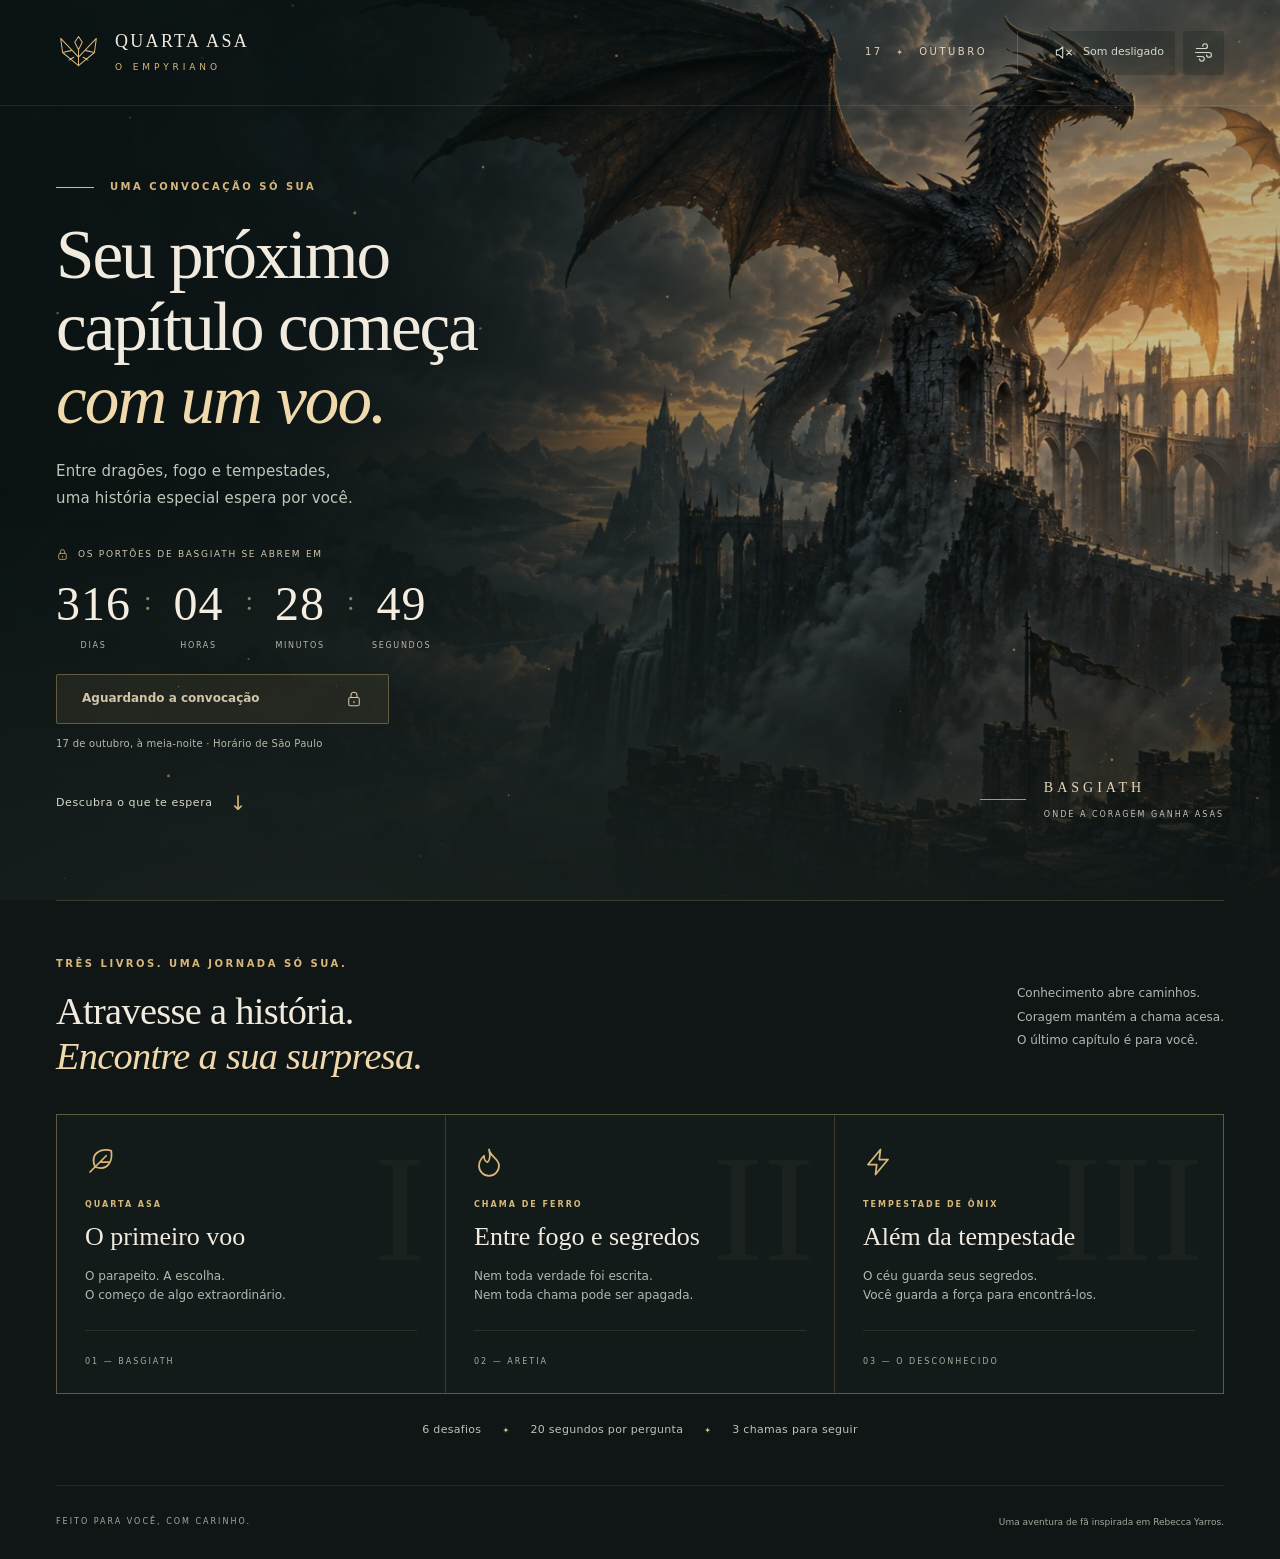
<file: index.html>
<!doctype html>
<html lang="pt-BR">
<head>
  <meta charset="utf-8">
  <meta name="viewport" content="width=device-width, initial-scale=1">
  <meta name="theme-color" content="#101615">
  <meta name="description" content="Uma convocação especial para uma jornada entre dragões, fogo e tempestades. Seu próximo capítulo começa em 17 de outubro.">
  <title>Quarta Asa · Uma jornada para você</title>
  <link rel="icon" type="image/svg+xml" href="assets/emblem.svg">
  <link rel="preload" as="image" href="assets/basgiath.webp">
  <link rel="stylesheet" href="styles.css">
  <script type="module" src="app.mjs"></script>
</head>
<body data-scene="home">
  <svg class="svg-defs" aria-hidden="true" xmlns="http://www.w3.org/2000/svg">
    <symbol id="i-wing" viewBox="0 0 48 48"><path d="M24 38V21M24 29 5 9l2 15 17 14 17-14 2-15-19 20ZM7 24l9-2M41 24l-9-2M14 32l5-3M34 32l-5-3M20 13l4-6 4 6-4 8Z"/></symbol>
    <symbol id="i-arrow" viewBox="0 0 24 24"><path d="M4 12h16m-6-6 6 6-6 6"/></symbol>
    <symbol id="i-lock" viewBox="0 0 24 24"><rect x="5" y="10" width="14" height="11" rx="2"/><path d="M8 10V7a4 4 0 0 1 8 0v3m-4 5v2"/></symbol>
    <symbol id="i-flame" viewBox="0 0 24 24"><path d="M12 2c1 6 8 7 8 13a8 8 0 0 1-16 0c0-3 2-6 4-8 0 4 2 5 3 5 2-2 2-6 1-10Z"/></symbol>
    <symbol id="i-bolt" viewBox="0 0 24 24"><path d="m14 2-10 12h7l-1 8 10-12h-7l1-8Z"/></symbol>
    <symbol id="i-feather" viewBox="0 0 24 24"><path d="M4 20 17 7M8 16C3 3 16 1 21 3c1 6-1 17-13 13Zm4-4h7"/></symbol>
    <symbol id="i-sound" viewBox="0 0 24 24"><path d="m11 5-5 4H3v6h3l5 4V5Zm4 3c3 2 3 6 0 8m3-11c5 4 5 10 0 14"/></symbol>
    <symbol id="i-mute" viewBox="0 0 24 24"><path d="m11 5-5 4H3v6h3l5 4V5Zm5 4 6 6m0-6-6 6"/></symbol>
    <symbol id="i-motion" viewBox="0 0 24 24"><path d="M3 7h11a3 3 0 1 0-3-3M2 12h17a3 3 0 1 1-3 3M4 17h6a3 3 0 1 1-3 3"/></symbol>
    <symbol id="i-pause" viewBox="0 0 24 24"><path d="M8 5v14M16 5v14"/></symbol>
    <symbol id="i-copy" viewBox="0 0 24 24"><rect x="8" y="8" width="12" height="13" rx="2"/><path d="M16 8V3H3v13h5"/></symbol>
    <symbol id="i-check" viewBox="0 0 24 24"><path d="m5 12 4 4L19 6"/></symbol>
  </svg>
  <div class="world" aria-hidden="true"><div class="world-image"></div><div class="world-shade"></div><div class="mist"></div></div>
  <canvas id="embers" aria-hidden="true"></canvas>
  <a class="skip-link" href="#main">Ir para o conteúdo</a>
  <header class="masthead">
    <button class="brand" id="brand-home" aria-label="Voltar à entrada"><svg class="crest"><use href="#i-wing"/></svg><span>QUARTA ASA<small>O EMPYRIANO</small></span></button>
    <div class="header-right"><span class="header-date">17 <i>✦</i> OUTUBRO</span><span id="preview-badge" class="preview-badge" hidden>PRÉVIA</span><div class="settings"><button id="sound-toggle" class="setting" aria-pressed="false" aria-label="Ativar som ambiente" title="Ativar som ambiente"><svg><use id="sound-icon" href="#i-mute"/></svg><span id="sound-label">Som desligado</span></button><button id="motion-toggle" class="setting motion-toggle" aria-pressed="true" aria-label="Desativar animações" title="Desativar animações"><svg><use href="#i-motion"/></svg></button></div></div>
  </header>
  <main id="main">
    <section id="screen-home" class="screen">
      <div class="hero content-width"><div class="hero-copy"><p class="eyebrow ruled">UMA CONVOCAÇÃO SÓ SUA</p><h1>Seu próximo<br>capítulo começa<br><em>com um voo.</em></h1><p class="hero-description">Entre dragões, fogo e tempestades,<br>uma história especial espera por você.</p>
        <div class="countdown-wrap"><p class="countdown-title"><svg><use href="#i-lock"/></svg><span id="gate-label">OS PORTÕES DE BASGIATH SE ABREM EM</span></p><div class="countdown" role="timer" aria-label="Contagem regressiva até 17 de outubro, horário de São Paulo"><div><strong id="days">--</strong><span>DIAS</span></div><b>:</b><div><strong id="hours">--</strong><span>HORAS</span></div><b>:</b><div><strong id="minutes">--</strong><span>MINUTOS</span></div><b>:</b><div><strong id="seconds">--</strong><span>SEGUNDOS</span></div></div></div>
        <button class="button primary hero-action" id="enter" disabled><span id="enter-label">Aguardando a convocação</span><svg id="enter-icon"><use href="#i-lock"/></svg></button><p class="gate-note" id="gate-note">17 de outubro, à meia-noite · Horário de São Paulo</p><a class="explore-link" href="#journey">Descubra o que te espera <span>↓</span></a>
      </div><div class="hero-caption" aria-hidden="true"><span class="fine-line"></span><span>BASGIATH<br><small>ONDE A CORAGEM GANHA ASAS</small></span></div></div>
      <section id="journey" class="journey content-width" aria-labelledby="journey-title"><div class="journey-heading"><div><p class="eyebrow">TRÊS LIVROS. UMA JORNADA SÓ SUA.</p><h2 id="journey-title">Atravesse a história.<br><em>Encontre a sua surpresa.</em></h2></div><p>Conhecimento abre caminhos.<br>Coragem mantém a chama acesa.<br>O último capítulo é para você.</p></div>
        <div class="chapter-grid">
          <article class="chapter-card"><span class="chapter-roman" aria-hidden="true">I</span><svg><use href="#i-feather"/></svg><p class="eyebrow">QUARTA ASA</p><h3>O primeiro voo</h3><p>O parapeito. A escolha.<br>O começo de algo extraordinário.</p><span class="chapter-foot">01 — BASGIATH</span></article>
          <article class="chapter-card"><span class="chapter-roman" aria-hidden="true">II</span><svg><use href="#i-flame"/></svg><p class="eyebrow">CHAMA DE FERRO</p><h3>Entre fogo e segredos</h3><p>Nem toda verdade foi escrita.<br>Nem toda chama pode ser apagada.</p><span class="chapter-foot">02 — ARETIA</span></article>
          <article class="chapter-card"><span class="chapter-roman" aria-hidden="true">III</span><svg><use href="#i-bolt"/></svg><p class="eyebrow">TEMPESTADE DE ÔNIX</p><h3>Além da tempestade</h3><p>O céu guarda seus segredos.<br>Você guarda a força para encontrá-los.</p><span class="chapter-foot">03 — O DESCONHECIDO</span></article>
        </div><div class="journey-details"><span>6 desafios</span><i>✦</i><span>20 segundos por pergunta</span><i>✦</i><span>3 chamas para seguir</span></div>
      </section>
    </section>
    <section id="screen-briefing" class="screen content-width adventure-screen" hidden><div class="chapter-intro"><div class="chapter-art" aria-hidden="true"><div class="orbit orbit-outer"></div><div class="orbit orbit-inner"></div><span id="intro-roman">I</span><svg><use href="#i-wing"/></svg><p id="intro-location">BASGIATH</p></div><div class="intro-copy"><p id="intro-book" class="eyebrow">CAPÍTULO I · QUARTA ASA</p><h1 id="intro-title" tabindex="-1">O primeiro voo</h1><p id="intro-lead" class="intro-lead"></p><p id="intro-story" class="intro-story"></p><fieldset id="oath-picker"><legend>O que você leva para esta jornada?</legend><div class="oath-options"><button type="button" class="oath selected" data-oath="coragem" aria-pressed="true">Coragem</button><button type="button" class="oath" data-oath="lealdade" aria-pressed="false">Lealdade</button><button type="button" class="oath" data-oath="liberdade" aria-pressed="false">Liberdade</button></div></fieldset><div class="intro-rules"><span><svg><use href="#i-flame"/></svg><b id="intro-lives">3 chamas</b></span><span>20s por pergunta</span></div><button id="begin-chapter" class="button primary">Cruzar o parapeito <svg><use href="#i-arrow"/></svg></button><p class="subtle-note">O tempo começa ao entrar. Você pode pausar quando precisar.</p></div></div></section>
    <section id="screen-quiz" class="screen content-width adventure-screen" hidden><div class="quest-topline"><span class="eyebrow">SEU VOO ESTÁ SÓ COMEÇANDO</span><button class="button text-button" id="pause"><svg><use href="#i-pause"/></svg>Pausar</button></div><div class="quest-layout"><aside class="quest-route" aria-label="Progresso da jornada"><p class="eyebrow">SUA JORNADA</p><ol id="route"><li data-chapter="0"><span>I</span><div>O primeiro voo<small>QUARTA ASA</small></div></li><li data-chapter="1"><span>II</span><div>Fogo e segredos<small>CHAMA DE FERRO</small></div></li><li data-chapter="2"><span>III</span><div>A tempestade<small>TEMPESTADE DE ÔNIX</small></div></li></ol><p class="route-message">Um passo.<br>Uma escolha.<br><em>Um novo capítulo.</em></p></aside><div class="question-panel"><div class="question-hud"><div><p id="question-book" class="eyebrow"></p><p class="question-count">DESAFIO <strong id="question-number">01</strong><span> / 06</span></p></div><div class="timer" id="question-timer" role="timer" aria-label="Tempo restante"><svg viewBox="0 0 80 80" aria-hidden="true"><circle cx="40" cy="40" r="35" class="timer-track"/><circle cx="40" cy="40" r="35" id="timer-ring"/></svg><div><strong id="time">20</strong><span>SEGUNDOS</span></div></div></div><h1 id="question-title" tabindex="-1"></h1><div id="answers" class="answers" role="group" aria-label="Alternativas"></div><div id="feedback" class="feedback" role="status" aria-live="polite" hidden><svg id="feedback-icon"><use href="#i-check"/></svg><div><strong id="feedback-title"></strong><p id="feedback-text"></p></div></div><div class="question-bottom"><div id="lives" class="lives" aria-label="3 chamas restantes"></div><button id="skip" class="button text-button">Pedir passagem <small>−1 chama</small></button><button id="next-question" class="button primary compact" hidden>Continuar <svg><use href="#i-arrow"/></svg></button></div><p class="keyboard-note" id="question-note">Escolha uma resposta. No teclado, use as teclas 1 a 4.</p></div></div></section>
    <section id="screen-fallen" class="screen centered-screen content-width" hidden><div class="result-symbol"><svg><use href="#i-flame"/></svg></div><p class="eyebrow">A JORNADA AINDA NÃO ACABOU</p><h1 tabindex="-1">Ainda há fogo<br><em>em você.</em></h1><p>Até os melhores cavaleiros precisam recomeçar.<br>Respire. Seus dragões podem esperar mais uma tentativa.</p><button id="retry" class="button primary">Tentar novamente <svg><use href="#i-arrow"/></svg></button><button id="fallen-home" class="button text-button">Voltar à entrada</button></section>
    <section id="screen-bond" class="screen centered-screen content-width" hidden><div class="bond-seal" aria-hidden="true"><span class="orbit"></span><svg><use href="#i-wing"/></svg></div><p class="eyebrow">A SUA JORNADA DEIXOU UMA MARCA</p><h1 tabindex="-1">O céu agora<br><em>é seu.</em></h1><p id="oath-message"></p><div class="result-stats"><span><b id="result-correct">6</b> desafios vencidos</span><i>✦</i><span><b id="result-lives">3</b> chamas acesas</span></div><p class="surprise-tease">Mas esta aventura nunca foi só sobre dragões.<br>Há algo que guardei para você.</p><button id="open-letter" class="button primary">Abrir minha carta <svg><use href="#i-arrow"/></svg></button></section>
    <section id="screen-letter" class="screen content-width letter-screen" hidden><div class="letter-intro"><p class="eyebrow">DEPOIS DE TODOS OS VOOS, VOCÊ.</p><h1 tabindex="-1">Feliz novo capítulo.</h1></div><article class="letter"><div class="letter-header"><svg><use href="#i-wing"/></svg><span>17 DE OUTUBRO</span></div><p class="letter-dedication">Para a garota que eu escolheria para atravessar qualquer parapeito,</p><div id="personal-message">
<p>Se a sua história se passasse em Basgiath, eu reconheceria você pela inteligência e pela coragem de continuar, mesmo diante de um caminho difícil. A Violet tem um jeito de nos lembrar que uma mente afiada pode mudar uma história inteira. E você me faz pensar nisso sempre que vejo o quanto se dedica ao que quer.</p>
<p>Hoje, ver você na faculdade de Medicina e com a sua habilitação conquistada me enche de orgulho. São novos caminhos se abrindo, e cada um deles carrega o seu esforço. É muito bonito acompanhar essas conquistas e ver a vida que você está construindo.</p>
<p>Você segue sendo a pessoa mais inteligente e batalhadora que eu conheço. Admiro a sua vontade de aprender e a sua determinação. E torço para que, entre as aulas, as provas e tantas novidades, você consiga olhar para si com o mesmo orgulho com que eu olho para você.</p>
<p>Neste aniversário, desejo que nunca te faltem pessoas leais ao seu lado, coragem para os próximos voos e momentos de paz depois das tempestades. Até quem enfrenta Basgiath merece baixar a guarda às vezes. Você também merece dias leves, risadas sinceras e tempo para aproveitar cada conquista.</p>
<p>Que a Medicina te traga descobertas que façam seus olhos brilharem e que a liberdade de pegar a estrada te leve a lugares e histórias que você vai amar. Ainda há um mundo inteiro para conhecer, e eu espero estar por perto para celebrar os seus próximos capítulos.</p>
<p>Feliz aniversário, futura médica. Se algum dia duvidar do seu próprio voo, lembre-se: eu acredito muito em você. Hoje, no próximo capítulo e em todos os que vierem.</p>
</div><div class="letter-signature"><span>Que nunca te faltem céu, coragem e histórias.</span><strong>Com carinho, sempre.</strong><span class="letter-heart">♡</span></div></article><div class="letter-actions"><button id="copy-letter" class="button secondary"><svg><use href="#i-copy"/></svg><span>Guardar estas palavras</span></button><button id="replay" class="button text-button">Viver a jornada de novo <svg><use href="#i-arrow"/></svg></button></div><p id="copy-status" class="subtle-note" role="status" aria-live="polite"></p></section>
  </main>
  <footer class="site-footer content-width"><span>FEITO PARA VOCÊ, COM CARINHO.</span><span>Uma aventura de fã inspirada em Rebecca Yarros.</span></footer>
  <dialog id="pause-dialog" class="pause-dialog" aria-labelledby="pause-title"><svg class="dialog-icon"><use href="#i-feather"/></svg><p class="eyebrow">ATÉ DRAGÕES PRECISAM RESPIRAR</p><h2 id="pause-title">O céu pode esperar.</h2><p>A jornada está pausada.<br>Suas chamas e seu tempo estão a salvo.</p><button class="button primary" id="resume">Retomar o voo <svg><use href="#i-arrow"/></svg></button><button class="button text-button" id="pause-home">Voltar à entrada</button></dialog>
  <div id="announcement" class="sr-only" role="status" aria-live="polite"></div>
  <noscript><div class="noscript">Ative o JavaScript para ver a contagem regressiva e participar da jornada. Os portões se abrem em 17 de outubro, à meia-noite de São Paulo.</div></noscript>
</body>
</html>
</file>
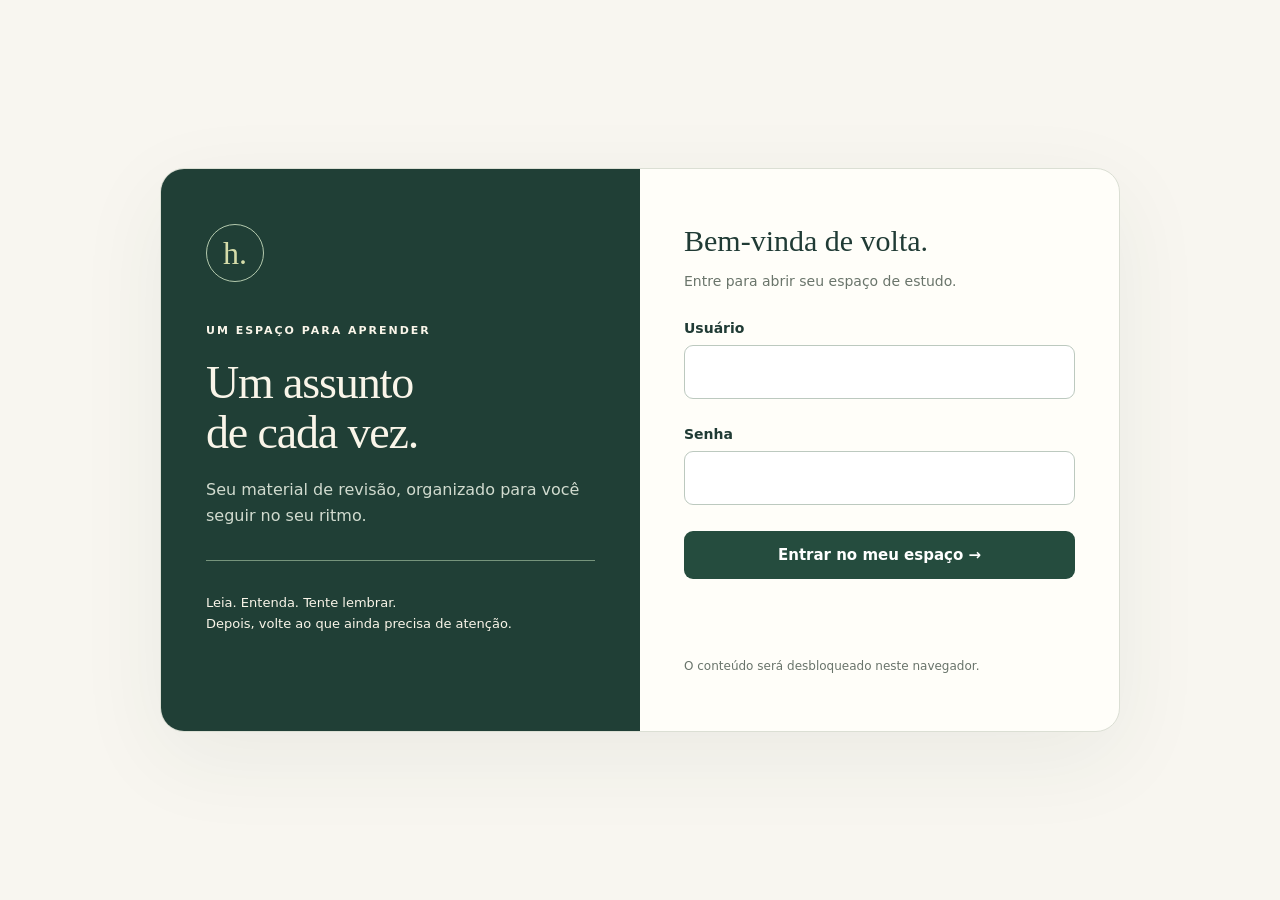
<file: estudos/index.html>
<!doctype html>
<html lang="pt-BR"><head><meta charset="utf-8"><meta name="viewport" content="width=device-width,initial-scale=1"><meta name="robots" content="noindex,nofollow"><meta name="referrer" content="no-referrer"><title>Hanna · Espaço de estudo</title><style>
*{box-sizing:border-box}body{margin:0;background:#f8f6f0;color:#203b35;font:16px/1.6 system-ui,sans-serif;min-height:100svh;display:grid;place-items:center;padding:26px}main{width:min(960px,100%);display:grid;grid-template-columns:1fr 1fr;border:1px solid #dbdfd4;border-radius:24px;overflow:hidden;background:#fffef9;box-shadow:0 25px 90px #233d3510}.intro{padding:55px 45px;background:#203f36;color:#f9f5e9;position:relative}.eyebrow{font-size:11px;letter-spacing:.18em;text-transform:uppercase;font-weight:700}.seal{width:58px;height:58px;border:1px solid #b3c9ad;border-radius:50%;display:grid;place-items:center;font:32px Georgia;color:#d5dca9;margin-bottom:40px}h1{font:46px/1.1 Georgia,serif;letter-spacing:-.025em;margin:18px 0}p{color:#d1dbcf}.line{height:1px;background:#76947c;margin:32px 0}.note{font-size:13px}form{padding:55px 44px}h2{font:30px Georgia;margin:0 0 12px}.muted{color:#6a756b;font-size:14px}label{display:block;margin:24px 0 6px;font-size:14px;font-weight:600}input{width:100%;padding:13px 15px;border:1px solid #bcc9bf;border-radius:9px;font:inherit;color:inherit;background:#fff}input:focus-visible,button:focus-visible{outline:3px solid #adcbaf;outline-offset:3px}button{width:100%;border:0;border-radius:9px;background:#254c3e;color:white;font:600 15px system-ui;padding:15px;margin-top:26px;cursor:pointer}button:disabled{opacity:.6;cursor:wait}#status{min-height:44px;color:#9c3d3d;font-size:13px;margin-top:12px}.footer{margin-top:22px;font-size:12px;color:#69746b}@media(max-width:650px){main{grid-template-columns:1fr}.intro{padding:28px}.seal{margin-bottom:18px}h1{font-size:35px}.line,.note{display:none}form{padding:28px}}
</style></head><body><main><section class="intro"><div class="seal" aria-hidden="true">h.</div><div class="eyebrow">Um espaço para aprender</div><h1>Um assunto<br>de cada vez.</h1><p>Seu material de revisão, organizado para você seguir no seu ritmo.</p><div class="line"></div><div class="note">Leia. Entenda. Tente lembrar.<br>Depois, volte ao que ainda precisa de atenção.</div></section><form id="login"><h2>Bem-vinda de volta.</h2><div class="muted">Entre para abrir seu espaço de estudo.</div><label for="user">Usuário</label><input id="user" name="username" autocomplete="username" required autocapitalize="none" spellcheck="false"><label for="password">Senha</label><input id="password" name="password" type="password" autocomplete="current-password" required><button id="submit" type="submit">Entrar no meu espaço →</button><div id="status" role="status" aria-live="polite"></div><div class="footer">O conteúdo será desbloqueado neste navegador.</div></form></main><script type="module" src="./gate.mjs"></script></body></html>
</file>
<file: styles.css>
:root {
  color-scheme: dark;
  --ink: #101615;
  --paper: #f1ebdf;
  --gold: #d8b77b;
  --gold-light: #f0d9ad;
  --muted: #b2b7af;
  --line: rgba(211, 184, 132, .23);
  --serif: 'Iowan Old Style', 'Palatino Linotype', 'Book Antiqua', Palatino, Georgia, serif;
  --sans: 'Avenir Next', Avenir, 'Segoe UI', system-ui, sans-serif;
}
* { box-sizing: border-box; }
html { scroll-behavior: smooth; scroll-padding-top: 32px; }
body { margin: 0; color: var(--paper); background: var(--ink); font: 15px/1.65 var(--sans); min-height: 100svh; }
button, a { -webkit-tap-highlight-color: transparent; }
button { font: inherit; color: inherit; cursor: pointer; }
button:disabled { cursor: default; }
button, a, input { touch-action: manipulation; }
button:focus-visible, a:focus-visible { outline: 2px solid var(--gold-light); outline-offset: 5px; }
[tabindex="-1"]:focus { outline: none; }
a { color: inherit; }
svg { display: inline-block; width: 24px; height: 24px; fill: none; stroke: currentColor; stroke-width: 1.4; stroke-linecap: round; stroke-linejoin: round; vertical-align: middle; flex-shrink: 0; }
h1, h2, h3, p { margin: 0; }
h1, h2, h3 { font-family: var(--serif); font-weight: 400; text-wrap: balance; }
em { font-family: var(--serif); font-weight: 400; color: var(--gold-light); }
[hidden] { display: none !important; }
.svg-defs { width: 0; height: 0; position: absolute; }
.sr-only { position: absolute; width: 1px; height: 1px; padding: 0; margin: -1px; overflow: hidden; clip: rect(0, 0, 0, 0); white-space: nowrap; border: 0; }
.skip-link { position: fixed; z-index: 20; top: 12px; left: 12px; transform: translateY(-200%); background: var(--gold); color: var(--ink); padding: 12px 18px; }
.skip-link:focus { transform: none; }
.content-width { width: min(1240px, calc(100% - 112px)); margin-inline: auto; }
.world, #embers { position: fixed; inset: 0; pointer-events: none; }
.world { overflow: hidden; z-index: -2; background: #101615; }
.world-image { position: absolute; inset: -2%; background: url('assets/basgiath.webp') center 42% / cover no-repeat; transform: scale(1.025); animation: arrive 2.3s ease-out both; }
.world-shade { position: absolute; inset: 0; background: linear-gradient(90deg, rgba(10,18,18,.9), rgba(10,18,18,.67) 32%, rgba(10,18,18,.09) 74%), linear-gradient(0deg, #101615 0%, rgba(16,22,21,.12) 55%, rgba(5,10,11,.3)); transition: background .8s; }
.mist { position: absolute; inset: 45% -20% -20%; background: radial-gradient(ellipse at 30% 80%, rgba(162,175,161,.09), transparent 60%); animation: drift 22s ease-in-out infinite alternate; }
#embers { z-index: -1; width: 100%; height: 100%; opacity: .85; }
body:not([data-scene="home"]) .world-shade { background: linear-gradient(90deg, rgba(10,18,18,.95), rgba(10,18,18,.68)), linear-gradient(0deg, #101615, transparent); }
body[data-chapter="1"] .world-image { filter: sepia(.18); }
body[data-chapter="2"] .world-image { filter: saturate(.48) hue-rotate(12deg); }
body[data-scene="letter"] .world-shade { background: rgba(9,16,16,.9); }
.masthead { min-height: 106px; padding: 24px 56px; display: flex; align-items: center; justify-content: space-between; gap: 20px; border-bottom: 1px solid rgba(211,184,132,.12); position: relative; z-index: 2; }
.brand { border: 0; background: none; padding: 0; display: flex; align-items: center; gap: 14px; text-align: left; }
.brand .crest { height: 45px; width: 45px; color: var(--gold); stroke-width: 1.1; }
.brand > span { font: 18px/1.3 var(--serif); letter-spacing: 2.3px; }
.brand small { display: block; font: 9px/1.8 var(--sans); letter-spacing: 3.9px; color: var(--gold); margin-top: 5px; }
.header-right, .settings { display: flex; align-items: center; gap: 30px; }
.header-date { font-size: 10px; letter-spacing: 2.5px; color: #e0d3ba; }
.header-date i { font-style: normal; color: var(--gold); margin-inline: 8px; font-size: 8px; }
.settings { gap: 8px; border-left: 1px solid var(--line); padding-left: 25px; }
.setting { border: 1px solid transparent; border-radius: 3px; background: rgba(12,21,21,.24); padding: 10px; min-height: 44px; display: flex; align-items: center; gap: 10px; color: #d3d8cf; font-size: 11px; }
.setting svg { width: 19px; height: 19px; }
.setting:hover { border-color: var(--line); color: var(--gold-light); }
.setting[aria-pressed="false"].motion-toggle { opacity: .6; }
.preview-badge { border: 1px solid var(--line); color: var(--gold); padding: 3px 7px; font-size: 9px; letter-spacing: 1px; }
.hero { min-height: min(860px, calc(100svh - 106px)); display: flex; align-items: center; padding-top: 54px; padding-bottom: 62px; position: relative; }
.hero-copy { max-width: 600px; animation: reveal .9s both; }
.eyebrow { color: var(--gold); font: 10px/1.8 var(--sans); font-weight: 600; letter-spacing: 2.5px; }
.ruled { display: flex; align-items: center; gap: 16px; }
.ruled::before { content: ''; display: block; height: 1px; width: 38px; background: var(--gold); }
.hero h1 { font-size: clamp(54px, 5.4vw, 82px); line-height: 1.03; letter-spacing: -2px; margin: 23px 0; }
.hero h1 em { display: inline-block; margin-top: 2px; }
.hero-description { color: #c0c6bc; font-size: 15px; line-height: 1.8; letter-spacing: .15px; }
.countdown-wrap { margin-top: 35px; }
.countdown-title { display: flex; align-items: center; gap: 9px; color: #d0c5ae; font-size: 9px; letter-spacing: 1.7px; }
.countdown-title svg { width: 13px; height: 13px; color: var(--gold); }
.countdown { display: flex; align-items: flex-start; gap: 13px; margin: 14px 0 22px; width: fit-content; }
.countdown > div { min-width: 68px; text-align: center; }
.countdown > div:first-child { padding-left: 0; }
.countdown strong { display: block; font: 48px/1.15 var(--serif); color: #f5eddf; letter-spacing: 1px; font-variant-numeric: tabular-nums; }
.countdown span { display: block; margin-top: 8px; font-size: 8px; color: #b5b6a9; letter-spacing: 1.7px; }
.countdown b { font: 27px/1.9 var(--serif); color: #8f825e; }
.button { min-height: 50px; display: inline-flex; align-items: center; justify-content: center; gap: 22px; padding: 14px 25px; border: 1px solid transparent; background: none; border-radius: 2px; font-size: 12px; font-weight: 600; text-decoration: none; line-height: 1.45; transition: background .2s, border-color .2s, transform .2s, box-shadow .2s; }
.button svg { width: 18px; height: 18px; }
.primary { color: #17201c; background: linear-gradient(110deg, #d8b77d, #ebd3a2); border-color: #e4c994; box-shadow: 0 6px 35px rgba(217,178,104,.08); }
.primary:hover:enabled { transform: translateY(-2px); background: #f0dab3; box-shadow: 0 6px 35px rgba(217,178,104,.2); }
.primary:disabled { color: #d2c5a9; background: rgba(184,157,102,.1); border-color: rgba(216,183,123,.36); box-shadow: none; }
.hero-action { min-width: 333px; justify-content: space-between; }
.gate-note { font-size: 10px; letter-spacing: .25px; color: #b7b9aa; margin-top: 12px; }
.explore-link { display: inline-flex; align-items: center; gap: 17px; margin-top: 34px; color: #d7d7ca; text-decoration: none; font-size: 11px; letter-spacing: .6px; }
.explore-link span { font-size: 20px; color: var(--gold); transition: transform .2s; }
.explore-link:hover span { transform: translateY(4px); }
.hero-caption { position: absolute; right: 0; bottom: 75px; display: flex; gap: 18px; align-items: center; font: 14px/1.8 var(--serif); letter-spacing: 4px; color: #e3d5b9; }
.hero-caption small { font: 8px var(--sans); letter-spacing: 2px; color: #bdc3b7; }
.fine-line { width: 46px; height: 1px; background: #aa976f; }
.journey { padding: 54px 0 36px; border-top: 1px solid var(--line); }
.journey-heading { display: flex; justify-content: space-between; align-items: center; gap: 28px; margin-bottom: 34px; }
.journey h2 { margin-top: 16px; font-size: clamp(30px, 3vw, 42px); line-height: 1.18; letter-spacing: -.7px; }
.journey-heading > p { font-size: 12px; color: var(--muted); line-height: 1.95; }
.chapter-grid { display: grid; grid-template-columns: repeat(3, minmax(0,1fr)); gap: 1px; border: 1px solid var(--line); background: var(--line); }
.chapter-card { padding: 32px 28px 25px; background: #121b19; position: relative; overflow: hidden; transition: background .3s; }
.chapter-card:hover { background: #1c2721; }
.chapter-card > svg { width: 30px; height: 30px; color: var(--gold); margin-bottom: 21px; }
.chapter-roman { position: absolute; right: 20px; top: -12px; font: 152px/1.4 var(--serif); color: rgba(221,202,161,.04); pointer-events: none; }
.chapter-card .eyebrow { font-size: 8px; letter-spacing: 2px; }
.chapter-card h3 { font-size: 26px; line-height: 1.25; margin: 9px 0 13px; }
.chapter-card > p:not(.eyebrow) { font-size: 12px; color: var(--muted); }
.chapter-foot { display: block; padding-top: 24px; margin-top: 24px; border-top: 1px solid rgba(211,184,132,.13); color: #a7ad9e; font-size: 8px; letter-spacing: 2px; }
.journey-details { display: flex; justify-content: center; flex-wrap: wrap; align-items: center; gap: 21px; color: #bdc2b7; padding: 27px 0 10px; font-size: 11px; letter-spacing: .3px; }
.journey-details i, .result-stats i { font-size: 8px; font-style: normal; color: var(--gold); }
.site-footer { display: flex; justify-content: space-between; gap: 18px; padding: 29px 0; border-top: 1px solid rgba(211,184,132,.12); color: #9da99d; font-size: 9px; }
.site-footer > span:first-child { letter-spacing: 2px; font-size: 8px; }
.adventure-screen { min-height: calc(100svh - 185px); padding: 60px 0; }
.chapter-intro { min-height: 560px; display: grid; grid-template-columns: .8fr 1fr; gap: 80px; align-items: center; max-width: 1050px; margin-inline: auto; }
.chapter-art { width: 100%; aspect-ratio: 1; position: relative; display: flex; align-items: center; justify-content: center; color: var(--gold); }
.orbit { border: 1px solid rgba(219,187,127,.26); border-radius: 50%; position: absolute; inset: 0; }
.orbit::before, .orbit::after { content: '✦'; position: absolute; left: 50%; top: -12px; transform: translateX(-50%); color: var(--gold); font-size: 15px; }
.orbit::after { top: auto; bottom: -12px; }
.orbit-outer { inset: 9%; }
.orbit-inner { inset: 15%; border-style: dashed; border-color: rgba(219,187,127,.13); animation: orbit 110s linear infinite; }
.chapter-art > span { font: 150px/1 var(--serif); opacity: .18; position: absolute; top: 12%; }
.chapter-art > svg { width: 110px; height: 110px; position: relative; stroke-width: .7; margin-top: 25px; }
.chapter-art > p { position: absolute; bottom: 23%; font-size: 9px; letter-spacing: 4px; }
.intro-copy { animation: reveal .65s both; }
.intro-copy h1 { font-size: clamp(40px, 4.4vw, 62px); line-height: 1.1; letter-spacing: -1px; margin: 20px 0; }
.intro-lead { color: var(--gold-light); font: italic 21px/1.5 var(--serif); margin-bottom: 17px; }
.intro-story { color: #bdc4b8; font-size: 14px; line-height: 1.9; max-width: 500px; }
fieldset { border: 0; padding: 0; margin: 30px 0 24px; min-width: 0; }
legend { font-size: 11px; color: #d3d3c6; margin-bottom: 12px; }
.oath-options { display: flex; gap: 10px; flex-wrap: wrap; }
.oath { padding: 10px 20px; min-height: 44px; font-size: 11px; background: rgba(18,29,26,.6); border: 1px solid #4f5545; border-radius: 2px; }
.oath.selected { color: var(--gold-light); border-color: var(--gold); background: rgba(208,179,125,.1); }
.intro-rules { display: flex; align-items: center; gap: 25px; color: #bdc4b8; font-size: 11px; margin: 26px 0 20px; }
.intro-rules svg { width: 17px; height: 17px; margin-right: 6px; color: var(--gold); }
.intro-rules b { font-weight: 400; }
.subtle-note { color: #b1b9ac; font-size: 10px; margin-top: 14px; }
.quest-topline { display: flex; align-items: center; justify-content: space-between; margin-bottom: 24px; }
.text-button { color: #c3ccbe; gap: 10px; padding: 10px 0; background: none; font-size: 11px; min-height: 44px; }
.text-button:hover { color: var(--gold-light); }
.text-button small { font-size: 9px; color: #bd9a66; font-weight: 400; }
.quest-layout { display: grid; grid-template-columns: 235px minmax(0,1fr); gap: 40px; }
.quest-route { padding-top: 17px; }
.quest-route > .eyebrow { font-size: 9px; }
.quest-route ol { list-style: none; padding: 0; margin: 26px 0; }
.quest-route li { display: flex; gap: 15px; padding-bottom: 33px; position: relative; color: #9ba797; }
.quest-route li:not(:last-child)::after { content: ''; width: 1px; height: 29px; position: absolute; left: 19px; top: 42px; background: var(--line); }
.quest-route li > span { border: 1px solid #58614e; width: 40px; height: 40px; flex-shrink: 0; display: flex; align-items: center; justify-content: center; font: 17px var(--serif); }
.quest-route li > div { padding-top: 2px; font: 17px/1.4 var(--serif); }
.quest-route li small { display: block; font: 8px/2.3 var(--sans); letter-spacing: .9px; }
.quest-route li.active { color: var(--gold-light); }
.quest-route li.active > span { border-color: var(--gold); background: rgba(219,187,127,.09); box-shadow: 0 0 24px #dcb5790c; }
.quest-route li.complete { color: #93b5a1; }
.route-message { border-top: 1px solid var(--line); padding-top: 30px; color: #a8b5a4; font: 24px/1.45 var(--serif); }
.question-panel { background: rgba(14,24,21,.9); border: 1px solid rgba(211,184,132,.33); padding: 35px 40px 22px; box-shadow: 0 15px 70px rgba(0,0,0,.15); }
.question-hud { display: flex; justify-content: space-between; gap: 15px; align-items: center; }
.question-hud .eyebrow { font-size: 9px; letter-spacing: 2px; }
.question-count { margin-top: 5px; font-size: 10px; letter-spacing: 1px; color: #bcc6b7; }
.question-count strong { font: 22px var(--serif); color: #f0e7d4; margin-left: 9px; }
.question-count span { color: #91a28d; }
.timer { position: relative; width: 76px; height: 76px; flex-shrink: 0; color: var(--gold); }
.timer > svg { width: 76px; height: 76px; transform: rotate(-90deg); }
.timer-track { stroke: rgba(211,184,132,.16); }
#timer-ring { stroke: currentColor; stroke-width: 2; stroke-dasharray: 219.912; stroke-dashoffset: 0; transition: stroke-dashoffset .2s linear; }
.timer > div { position: absolute; inset: 0; display: flex; flex-direction: column; align-items: center; justify-content: center; }
.timer strong { font: 29px/1.1 var(--serif); font-variant-numeric: tabular-nums; }
.timer span { font-size: 6px; letter-spacing: 1px; margin-top: 3px; }
.timer.urgent { color: #ffb290; }
.question-panel h1 { font-size: clamp(25px, 2.55vw, 34px); line-height: 1.32; letter-spacing: -.3px; margin: 28px 0 30px; max-width: 700px; }
.answers { display: grid; grid-template-columns: repeat(2, minmax(0,1fr)); gap: 12px; }
.answer { display: flex; align-items: center; gap: 13px; min-height: 78px; background: rgba(7,18,14,.4); border: 1px solid #424e3e; border-radius: 2px; padding: 16px; font-size: 12px; text-align: left; line-height: 1.6; transition: border-color .2s, background .2s; }
.answer .answer-key { width: 28px; height: 28px; border: 1px solid #4f5a44; display: inline-flex; align-items: center; justify-content: center; flex-shrink: 0; color: var(--gold); font: 14px var(--serif); }
.answer:hover:enabled { border-color: var(--gold); background: rgba(211,184,132,.08); }
.answer:disabled { opacity: .58; }
.answer.correct { border-color: #a5c5a1; background: rgba(93,151,104,.14); opacity: 1; }
.answer.wrong { border-color: #cc8c76; background: rgba(161,79,61,.14); opacity: 1; }
.answer.correct .answer-key { color: #c1dbb8; border-color: #84a97b; }
.answer.wrong .answer-key { color: #e6ac93; border-color: #bd7d64; }
.feedback { display: flex; gap: 12px; padding: 18px 0 0; color: #c5dcb8; animation: reveal .25s both; }
.feedback svg { width: 18px; height: 18px; margin-top: 3px; }
.feedback strong { font-size: 12px; font-weight: 500; }
.feedback p { font-size: 11px; line-height: 1.8; color: #bfc7b6; margin-top: 4px; }
.feedback[data-result="wrong"], .feedback[data-result="timeout"], .feedback[data-result="skip"] { color: #e1b493; }
.question-bottom { display: flex; justify-content: space-between; align-items: center; gap: 12px; margin-top: 25px; padding-top: 18px; border-top: 1px solid var(--line); }
.lives { display: flex; gap: 6px; align-items: center; }
.lives svg { width: 20px; height: 22px; color: var(--gold); fill: rgba(228,185,111,.1); }
.lives svg.lost { color: #687061; fill: none; }
.lives > span { color: #b8c1b0; font-size: 9px; margin-left: 6px; }
.compact { min-height: 44px; padding: 10px 20px; font-size: 11px; gap: 13px; }
.keyboard-note { margin-top: 18px; font-size: 9px; color: #9caa92; }
.centered-screen { text-align: center; padding: 70px 0; min-height: calc(100svh - 184px); }
.centered-screen > .eyebrow { margin-top: 30px; }
.centered-screen h1 { font-size: clamp(46px, 6vw, 76px); line-height: 1.12; letter-spacing: -1.5px; margin: 22px 0; }
.centered-screen > p:not(.eyebrow) { color: #bbc6b5; font-size: 14px; line-height: 1.85; max-width: 550px; margin-inline: auto; }
.centered-screen > .button { margin-top: 28px; }
.centered-screen > .text-button { display: flex; width: fit-content; margin: 12px auto 0; }
.result-symbol { width: 90px; height: 90px; border: 1px solid var(--line); border-radius: 50%; display: grid; place-items: center; margin: 0 auto; color: var(--gold); }
.result-symbol svg { width: 36px; height: 36px; }
.bond-seal { width: 126px; height: 126px; margin: 0 auto; position: relative; display: grid; place-items: center; color: var(--gold); }
.bond-seal > svg { width: 70px; height: 70px; stroke-width: .8; }
.bond-seal .orbit { animation: orbit 75s linear infinite; }
.result-stats { display: flex; justify-content: center; align-items: center; gap: 20px; color: #b8c6b3; font-size: 11px; margin: 22px 0 35px; }
.result-stats b { font-weight: 500; color: var(--gold-light); }
.centered-screen .surprise-tease { font-family: var(--serif); font-style: italic; font-size: 21px !important; }
.letter-screen { padding-top: 55px; padding-bottom: 50px; max-width: 780px; }
.letter-intro { text-align: center; margin-bottom: 36px; }
.letter-intro h1 { font-size: clamp(35px, 4vw, 55px); margin-top: 14px; letter-spacing: -1px; }
.letter { position: relative; padding: 48px 60px; background: #e9e0cb; color: #343b30; border: 1px solid #bda67c; outline: 1px solid rgba(136,107,56,.3); outline-offset: -12px; box-shadow: 0 18px 70px rgba(0,0,0,.25); font-family: var(--serif); font-size: 17px; line-height: 1.85; animation: reveal .9s both; }
.letter::before { position: absolute; inset: 0; content: ''; pointer-events: none; background: radial-gradient(ellipse at 0 0, rgba(134,96,44,.1), transparent 60%); }
.letter-header { display: flex; align-items: center; justify-content: space-between; margin-bottom: 30px; border-bottom: 1px solid #baa987; padding-bottom: 22px; }
.letter-header svg { width: 44px; height: 44px; color: #856838; }
.letter-header span { font: 9px var(--sans); letter-spacing: 3px; color: #726143; }
.letter-dedication { font-style: italic; font-size: 21px; line-height: 1.5; margin-bottom: 25px; color: #6e562e; }
#personal-message p { margin-bottom: 22px; }
.letter-signature { padding-top: 9px; color: #685332; font-style: italic; }
.letter-signature > span:first-child { display: block; font-size: 17px; }
.letter-signature strong { display: block; font-size: 22px; font-weight: 400; margin-top: 14px; }
.letter-heart { display: block; font-size: 25px; margin-top: 5px; }
.letter-actions { display: flex; justify-content: center; align-items: center; flex-wrap: wrap; gap: 20px; margin-top: 30px; }
.secondary { color: var(--gold-light); border-color: var(--line); background: rgba(16,25,22,.7); }
.secondary:hover { border-color: var(--gold); }
#copy-status { text-align: center; min-height: 20px; }
.pause-dialog { color: var(--paper); padding: 48px 42px 30px; max-width: 480px; width: calc(100% - 32px); background: #13201a; border: 1px solid var(--gold); border-radius: 3px; text-align: center; box-shadow: 0 20px 100px #0009; }
.pause-dialog::backdrop { background: rgba(4,12,10,.82); backdrop-filter: blur(6px); }
.dialog-icon { width: 40px; height: 40px; color: var(--gold); margin-bottom: 22px; }
.pause-dialog .eyebrow { font-size: 8px; }
.pause-dialog h2 { font-size: 38px; line-height: 1.2; margin: 20px 0; }
.pause-dialog p:not(.eyebrow) { color: var(--muted); font-size: 13px; }
.pause-dialog .primary { margin-top: 28px; }
.pause-dialog .text-button { display: flex; margin: 15px auto 0; }
.noscript { position: fixed; bottom: 0; padding: 20px; background: #e9d5ab; color: #172019; z-index: 10; width: 100%; text-align: center; }
@keyframes reveal { from { opacity: 0; transform: translateY(15px); } to { opacity: 1; transform: translateY(0); } }
@keyframes arrive { from { opacity: .3; transform: scale(1.07); } to { opacity: 1; transform: scale(1.025); } }
@keyframes drift { to { transform: translate(12%, -6%); } }
@keyframes orbit { to { transform: rotate(360deg); } }
body.motion-off *, body.motion-off *::before, body.motion-off *::after { animation: none !important; transition: none !important; scroll-behavior: auto !important; }
@media (min-width: 1700px) { .hero { min-height: 820px; } .world-image { background-position: center 48%; } }
@media (max-width: 1100px) {
  .content-width { width: calc(100% - 72px); } .masthead { padding: 22px 36px; }
  .hero h1 { font-size: 65px; } .hero-caption { right: 0; bottom: 56px; }
  .hero { min-height: 740px; } .quest-layout { grid-template-columns: 185px minmax(0,1fr); gap: 24px; }
  .question-panel { padding: 28px; } .chapter-intro { gap: 30px; } .chapter-art > span { font-size: 120px; }
  .chapter-art > svg { width: 85px; height: 85px; } .chapter-art > p { font-size: 8px; letter-spacing: 2px; }
}
@media (max-width: 760px) {
  .content-width { width: calc(100% - 40px); } .masthead { min-height: 85px; padding: 17px 20px; gap: 12px; }
  .brand { gap: 10px; } .brand .crest { width: 36px; height: 36px; } .brand > span { font-size: 15px; letter-spacing: 1.6px; }
  .brand small { font-size: 7px; letter-spacing: 2.6px; margin-top: 4px; } .header-date { display: none; }
  .header-right { gap: 7px; } .settings { padding-left: 0; border-left: 0; gap: 0; } .setting > span { display: none; }
  .setting { min-width: 40px; padding: 9px; } .setting svg { width: 18px; height: 18px; }
  .preview-badge { font-size: 8px; padding: 2px 5px; } .hero { min-height: 780px; padding: 210px 0 40px; align-items: flex-end; }
  .world-image { background-position: 66% top; background-size: auto 690px; }
  .world-shade { background: linear-gradient(0deg, #101615 3%, rgba(16,22,21,.99) 33%, rgba(16,22,21,.54) 64%, rgba(8,14,14,.03) 90%), linear-gradient(90deg, rgba(7,15,14,.14), transparent); }
  .hero-copy { max-width: 100%; width: 100%; } .hero h1 { font-size: clamp(44px, 9.3vw, 67px); line-height: 1.05; letter-spacing: -1.5px; margin: 18px 0; }
  .hero-description { font-size: 13px; line-height: 1.85; } .eyebrow { font-size: 9px; letter-spacing: 1.8px; }
  .ruled { gap: 10px; } .ruled::before { width: 27px; } .countdown-wrap { margin-top: 28px; }
  .countdown-title { font-size: 8px; letter-spacing: 1.3px; } .countdown { gap: 10px; margin: 12px 0 20px; }
  .countdown > div { min-width: 56px; } .countdown strong { font-size: 43px; } .countdown span { font-size: 7px; letter-spacing: 1px; }
  .countdown b { font-size: 24px; } .hero-action { width: 100%; min-width: 0; max-width: 390px; }
  .gate-note { font-size: 9px; } .explore-link { margin-top: 24px; font-size: 10px; } .hero-caption { display: none; }
  .journey { padding-top: 38px; } .journey-heading { display: block; margin-bottom: 28px; } .journey h2 { font-size: 31px; }
  .journey-heading > p { margin-top: 20px; font-size: 12px; } .chapter-grid { grid-template-columns: 1fr; }
  .chapter-card { padding: 27px 24px; } .chapter-card > svg { margin-bottom: 17px; } .chapter-card h3 { font-size: 27px; }
  .chapter-card .chapter-foot { margin-top: 20px; padding-top: 15px; } .chapter-roman { font-size: 160px; top: -30px; right: 30px; }
  .journey-details { gap: 10px; font-size: 9px; line-height: 1.9; padding-bottom: 0; } .journey-details i { font-size: 6px; }
  .site-footer { display: block; text-align: center; font-size: 8px; padding: 24px 0; } .site-footer > span { display: block; }
  .site-footer > span + span { margin-top: 10px; } .adventure-screen { min-height: calc(100svh - 184px); padding: 25px 0 38px; }
  .chapter-intro { grid-template-columns: 1fr; gap: 12px; min-height: 0; }
  .chapter-art { width: 164px; margin-inline: auto; } .chapter-art > span { font-size: 68px; top: 3%; }
  .chapter-art > svg { width: 62px; height: 62px; margin-top: 10px; } .chapter-art > p { bottom: 8%; font-size: 7px; }
  .chapter-art .orbit-outer { inset: 3%; } .chapter-art .orbit-inner { inset: 9%; }
  .intro-copy h1 { font-size: 42px; margin-top: 13px; } .intro-lead { font-size: 20px; } .intro-story { font-size: 13px; }
  .intro-copy > .button { width: 100%; } .oath { flex: 1; padding: 10px 12px; } .oath-options { gap: 7px; }
  .intro-rules { margin: 22px 0 17px; } .subtle-note { font-size: 9px; }
  .quest-topline { margin-bottom: 12px; } .quest-topline > .eyebrow { font-size: 8px; letter-spacing: 1px; }
  .quest-layout { grid-template-columns: 1fr; gap: 0; } .quest-route { padding-top: 0; }
  .quest-route > .eyebrow, .route-message, .quest-route li small { display: none; }
  .quest-route ol { display: flex; margin: 0 0 18px; justify-content: space-between; gap: 5px; }
  .quest-route li { flex: 1; padding-bottom: 0; gap: 7px; align-items: center; }
  .quest-route li > span { width: 26px; height: 26px; font-size: 12px; }
  .quest-route li > div { font: 8px/1.4 var(--sans); padding-top: 0; max-width: 70px; }
  .quest-route li:not(:last-child)::after { display: none; }
  .question-panel { padding: 21px 18px 18px; } .question-hud .eyebrow { font-size: 8px; letter-spacing: 1px; }
  .question-panel h1 { font-size: 26px; line-height: 1.3; margin: 22px 0 24px; } .timer, .timer > svg { width: 65px; height: 65px; }
  .timer strong { font-size: 25px; } .answers { grid-template-columns: 1fr; gap: 10px; }
  .answer { min-height: 60px; padding: 13px; font-size: 12px; gap: 12px; } .answer .answer-key { width: 25px; height: 25px; }
  .question-bottom { gap: 6px; padding-top: 15px; margin-top: 22px; } .lives { gap: 2px; } .lives > span { font-size: 8px; margin-left: 3px; }
  .lives svg { width: 16px; height: 20px; } .question-bottom .text-button { font-size: 10px; gap: 5px; }
  .compact { padding-inline: 12px; font-size: 10px; gap: 7px; } .keyboard-note { display: none; }
  .centered-screen { padding: 40px 0; } .centered-screen > .eyebrow { font-size: 8px; }
  .centered-screen h1 { font-size: 53px; } .centered-screen > p:not(.eyebrow) { font-size: 12px; }
  .result-stats { font-size: 10px; gap: 13px; } .centered-screen .surprise-tease { font-size: 20px !important; }
  .letter-screen { padding-top: 35px; padding-bottom: 35px; } .letter-intro h1 { font-size: 38px; }
  .letter { padding: 32px 25px; font-size: 16px; line-height: 1.85; outline-offset: -8px; }
  .letter-header { margin-bottom: 25px; } .letter-header span { font-size: 8px; letter-spacing: 2px; }
  .letter-dedication { font-size: 20px; } .letter-signature > span:first-child { font-size: 16px; }
  .letter-signature strong { font-size: 20px; } .letter-actions { gap: 6px; }
  .pause-dialog { padding: 35px 25px 24px; } .pause-dialog h2 { font-size: 34px; }
}
@media (max-width: 359px) {
  .content-width { width: calc(100% - 30px); } .masthead { padding-inline: 15px; } .brand > span { font-size: 13px; }
  .brand .crest { width: 30px; } .header-right { gap: 3px; } .setting { min-width: 35px; padding: 7px; }
  .countdown { gap: 6px; } .countdown > div { min-width: 51px; } .countdown strong { font-size: 38px; }
  .countdown-title { font-size: 7px; letter-spacing: 1px; } .hero h1 { font-size: 42px; }
  .question-panel { padding: 18px 14px; } .lives > span { display: none; }
}
@media (prefers-reduced-motion: reduce) {
  html { scroll-behavior: auto; } *, *::before, *::after { animation: none !important; transition: none !important; }
}
</file>
